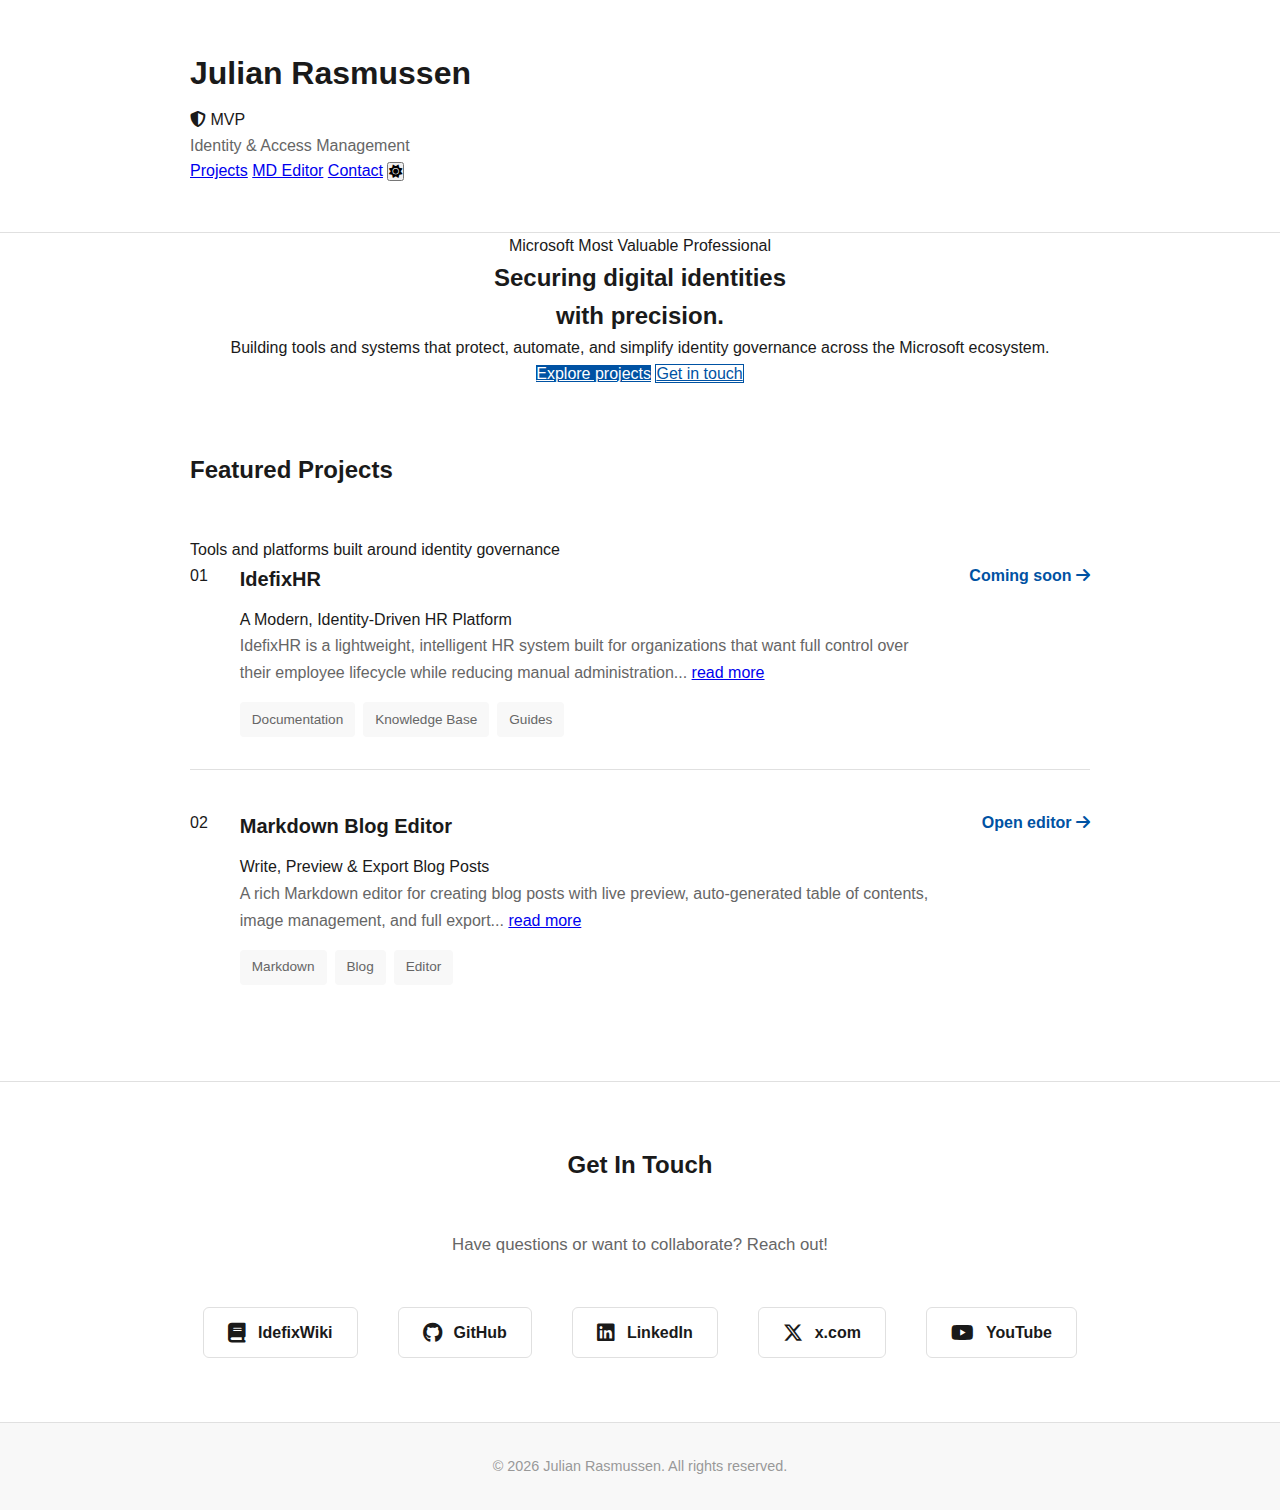
<file: index.html>
<!DOCTYPE html>
<html lang="en">
<head>
    <meta charset="UTF-8">
    <meta name="viewport" content="width=device-width, initial-scale=1.0">
    <title>Julian Rasmussen - Identity & Access Engineer</title>
    <link rel="stylesheet" href="https://cdnjs.cloudflare.com/ajax/libs/font-awesome/6.5.1/css/all.min.css">
    <link rel="stylesheet" href="styles.css">
</head>
<body class="dark-mode">

    <header class="site-header">
        <div class="header-content">
            <div class="header-left">
                <div class="name-row">
                    <h1 class="site-title">Julian Rasmussen</h1>
                    <span class="mvp-badge">
                        <i class="fas fa-shield-halved"></i>
                        MVP
                    </span>
                </div>
                <p class="header-tagline">Identity & Access Management</p>
            </div>
            <nav class="header-nav">
                <a href="#projects" class="nav-link">Projects</a>
                <a href="markdown-editor.html" class="nav-link">MD Editor</a>
                <a href="#contact" class="nav-link">Contact</a>
                <button id="darkModeToggle" class="dark-mode-btn" title="Toggle dark mode">
                    <i class="fas fa-moon"></i>
                </button>
            </nav>
        </div>
    </header>

    <main>
        <section class="hero" data-reveal>
            <div class="hero-content">
                <span class="hero-label">Microsoft Most Valuable Professional</span>
                <h2 class="hero-heading">Securing digital identities<br><span class="hero-accent">with precision.</span></h2>
                <p class="hero-sub">Building tools and systems that protect, automate, and simplify identity governance across the Microsoft ecosystem.</p>
                <div class="hero-ctas">
                    <a href="#projects" class="btn-primary">Explore projects</a>
                    <a href="#contact" class="btn-secondary">Get in touch</a>
                </div>
            </div>
        </section>

        <section id="projects" class="projects-area" data-reveal>
            <div class="section-wrapper">
                <h2 class="section-heading">Featured Projects</h2>
                <p class="section-sub">Tools and platforms built around identity governance</p>
                <div class="projects-list">

                    <article class="project-item" data-reveal>
                        <div class="project-number">01</div>
                        <div class="project-content">
                            <h3 class="project-title">IdefixHR</h3>
                            <p class="project-subtitle">A Modern, Identity-Driven HR Platform</p>
                            <p class="project-description" data-full-text="IdefixHR is a lightweight, intelligent HR system built for organizations that want full control over their employee lifecycle while reducing manual administration. Designed with an identity‑first mindset, IdefixHR seamlessly connects HR data with Microsoft Entra ID through secure provisioning APIs, ensuring that employee information is always accurate, synchronized, and protected. IdefixHR acts as the central source of truth for your workforce, combining HR master data, salary details, and identity governance into one streamlined platform.">
                                <span class="short-text">IdefixHR is a lightweight, intelligent HR system built for organizations that want full control over their employee lifecycle while reducing manual administration<span class="ellipsis">...</span></span>
                                <a href="#" class="read-more-link">read more</a>
                            </p>
                            <div class="project-tags">
                                <span class="tag">Documentation</span>
                                <span class="tag">Knowledge Base</span>
                                <span class="tag">Guides</span>
                            </div>
                        </div>
                        <div class="project-action">
                            <a href="https://idefixtools.com/" class="project-link" target="_blank" rel="noopener">
                                Coming soon <i class="fas fa-arrow-right"></i>
                            </a>
                        </div>
                    </article>
                    <article class="project-item" data-reveal>
                        <div class="project-number">02</div>
                        <div class="project-content">
                            <h3 class="project-title">Markdown Blog Editor</h3>
                            <p class="project-subtitle">Write, Preview & Export Blog Posts</p>
                            <p class="project-description" data-full-text="A rich Markdown editor for creating blog posts with live preview, auto-generated table of contents, image management, and full export to Markdown files. Supports headers, lists, tables, code blocks, and inline images — all packaged with a ZIP export including properly named image assets.">
                                <span class="short-text">A rich Markdown editor for creating blog posts with live preview, auto-generated table of contents, image management, and full export<span class="ellipsis">...</span></span>
                                <a href="#" class="read-more-link">read more</a>
                            </p>
                            <div class="project-tags">
                                <span class="tag">Markdown</span>
                                <span class="tag">Blog</span>
                                <span class="tag">Editor</span>
                            </div>
                        </div>
                        <div class="project-action">
                            <a href="markdown-editor.html" class="project-link">
                                Open editor <i class="fas fa-arrow-right"></i>
                            </a>
                        </div>
                    </article>

                </div>
            </div>
        </section>

        <section id="contact" class="contact-area" data-reveal>
            <div class="section-wrapper">
                <h2 class="section-heading">Get In Touch</h2>
                <p class="contact-text">Have questions or want to collaborate? Reach out!</p>
                <div class="social-links">
                    <a href="https://idefixwiki.no" class="social-link" target="_blank" rel="noopener" title="IdefixWiki">
                        <i class="fas fa-book"></i>
                        <span>IdefixWiki</span>
                    </a>
                    <a href="https://github.com/jurasmus" class="social-link" target="_blank" rel="noopener" title="GitHub">
                        <i class="fab fa-github"></i>
                        <span>GitHub</span>
                    </a>
                    <a href="https://www.linkedin.com/in/julianrasmussen" class="social-link" target="_blank" rel="noopener" title="LinkedIn">
                        <i class="fab fa-linkedin"></i>
                        <span>LinkedIn</span>
                    </a>
                    <a href="https://x.com/JulianRasmussen" class="social-link" target="_blank" rel="noopener" title="X (Twitter)">
                        <i class="fab fa-x-twitter"></i>
                        <span>x.com</span>
                    </a>
                    <a href="https://www.youtube.com/@Julianrasmussen" class="social-link" target="_blank" rel="noopener" title="YouTube">
                        <i class="fab fa-youtube"></i>
                        <span>YouTube</span>
                    </a>
                </div>
            </div>
        </section>
    </main>

    <footer class="site-footer">
        <div class="footer-content">
            <p>&copy; 2026 Julian Rasmussen. All rights reserved.</p>
        </div>
    </footer>

    <script src="script.js"></script>
</body>
</html>
</file>
<file: styles.css>
* {
    margin: 0;
    padding: 0;
    box-sizing: border-box;
}

:root {
    --text-primary: #1a1a1a;
    --text-secondary: #666666;
    --text-light: #999999;
    --bg-primary: #ffffff;
    --bg-secondary: #f8f8f8;
    --accent: #0052a3;
    --border: #e0e0e0;
    --shadow: rgba(0, 0, 0, 0.05);
}

html {
    scroll-behavior: smooth;
}

body {
    font-family: -apple-system, BlinkMacSystemFont, 'Segoe UI', Roboto, Oxygen, Ubuntu, Cantarell, sans-serif;
    line-height: 1.6;
    color: var(--text-primary);
    background-color: var(--bg-primary);
}

/* Header */
.site-header {
    border-bottom: 1px solid var(--border);
    padding: 3rem 2rem;
}

.header-content {
    max-width: 900px;
    margin: 0 auto;
}

.site-title {
    font-size: 2rem;
    font-weight: 600;
    margin-bottom: 0.5rem;
    color: var(--text-primary);
}

.header-tagline {
    font-size: 1rem;
    color: var(--text-secondary);
    font-weight: 500;
}

/* Hero Section */
.hero-section {
    padding: 3rem 2rem;
    background-color: var(--bg-primary);
    border-bottom: 1px solid var(--border);
}

.hero-content {
    max-width: 900px;
    margin: 0 auto;
    text-align: center;
}

.hero-subtitle {
    font-size: 1.1rem;
    color: var(--text-secondary);
    margin-bottom: 2rem;
    line-height: 1.8;
}

.hero-cta {
    display: flex;
    gap: 1rem;
    justify-content: center;
    flex-wrap: wrap;
}

.btn {
    padding: 0.75rem 1.5rem;
    border-radius: 6px;
    text-decoration: none;
    font-weight: 600;
    transition: all 0.3s ease;
    border: none;
    cursor: pointer;
    font-size: 1rem;
}

.btn-primary {
    background-color: var(--accent);
    color: white;
}

.btn-primary:hover {
    background-color: #0052a3;
    transform: translateY(-2px);
}

.btn-secondary {
    background-color: transparent;
    color: var(--accent);
    border: 1px solid var(--accent);
}

.btn-secondary:hover {
    background-color: #f0f6ff;
    transform: translateY(-2px);
}

/* Sections */
.projects-area,
.contact-area {
    padding: 4rem 2rem;
    border-bottom: 1px solid var(--border);
}

.section-wrapper {
    max-width: 900px;
    margin: 0 auto;
}

.section-heading {
    font-size: 1.5rem;
    font-weight: 600;
    margin-bottom: 3rem;
    color: var(--text-primary);
}

/* Projects List */
.projects-list {
    display: flex;
    flex-direction: column;
    gap: 2.5rem;
}

.project-item {
    display: flex;
    gap: 2rem;
    justify-content: space-between;
    align-items: flex-start;
    padding-bottom: 2rem;
}

.project-item:not(:last-child) {
    border-bottom: 1px solid var(--border);
}

.project-content {
    flex: 1;
}

.project-title {
    font-size: 1.25rem;
    font-weight: 600;
    color: var(--text-primary);
    margin-bottom: 0.75rem;
}

.project-description {
    color: var(--text-secondary);
    margin-bottom: 1rem;
    line-height: 1.7;
}

.project-tags {
    display: flex;
    flex-wrap: wrap;
    gap: 0.5rem;
}

.tag {
    display: inline-block;
    background-color: var(--bg-secondary);
    color: var(--text-secondary);
    padding: 0.4rem 0.75rem;
    border-radius: 4px;
    font-size: 0.85rem;
    font-weight: 500;
}

.project-action {
    flex-shrink: 0;
}

.project-link {
    color: var(--accent);
    text-decoration: none;
    font-weight: 600;
    transition: all 0.3s ease;
    white-space: nowrap;
}

.project-link:hover {
    transform: translateX(4px);
}

/* Contact Section */
.contact-area {
    text-align: center;
}

.contact-text {
    color: var(--text-secondary);
    margin-bottom: 3rem;
    font-size: 1.05rem;
}

.social-links {
    display: flex;
    gap: 2.5rem;
    justify-content: center;
    flex-wrap: wrap;
}

.social-link {
    display: flex;
    align-items: center;
    gap: 0.75rem;
    color: var(--text-primary);
    text-decoration: none;
    font-weight: 600;
    padding: 0.75rem 1.5rem;
    border-radius: 6px;
    transition: all 0.3s ease;
    border: 1px solid var(--border);
    font-size: 1rem;
}

.social-link i {
    font-size: 1.25rem;
}

.social-link:hover {
    transform: translateY(-3px);
    border-color: var(--accent);
}

.social-link.github:hover {
    background-color: #f6f6f6;
    color: #333;
}

.social-link.linkedin:hover {
    background-color: #e7f5ff;
    color: #0077b5;
}

.social-link.twitter:hover {
    background-color: #f0f0f0;
    color: #000;
}

.social-link.youtube:hover {
    background-color: #ffe7e7;
    color: #ff3333;
}

.social-link.wiki:hover {
    background-color: #f0f4ff;
    color: #0052a3;
}

/* Footer */
.site-footer {
    padding: 2rem;
    text-align: center;
    color: var(--text-light);
    background-color: var(--bg-secondary);
    font-size: 0.9rem;
}

/* Media Queries */
@media (max-width: 768px) {
    .site-title {
        font-size: 1.5rem;
    }

    .hero-subtitle {
        font-size: 1rem;
    }

    .hero-cta {
        gap: 0.75rem;
    }

    .btn {
        padding: 0.65rem 1.25rem;
        font-size: 0.95rem;
    }

    .section-heading {
        font-size: 1.25rem;
    }

    .project-item {
        flex-direction: column;
        gap: 1rem;
    }

    .project-action {
        align-self: flex-start;
    }

    .social-links {
        gap: 1rem;
    }

    .social-link {
        padding: 0.65rem 1.25rem;
        font-size: 0.95rem;
    }

    .social-link i {
        font-size: 1.1rem;
    }
}

@media (max-width: 480px) {
    .site-header {
        padding: 2rem 1.5rem;
    }

    .hero-section,
    .projects-area,
    .contact-area {
        padding: 2rem 1.5rem;
    }

    .site-title {
        font-size: 1.5rem;
    }

    .hero-cta {
        flex-direction: column;
    }

    .btn {
        width: 100%;
        text-align: center;
    }

    .projects-list {
        gap: 1.5rem;
    }

    .project-item {
        padding-bottom: 1.5rem;
    }
}
</file>
